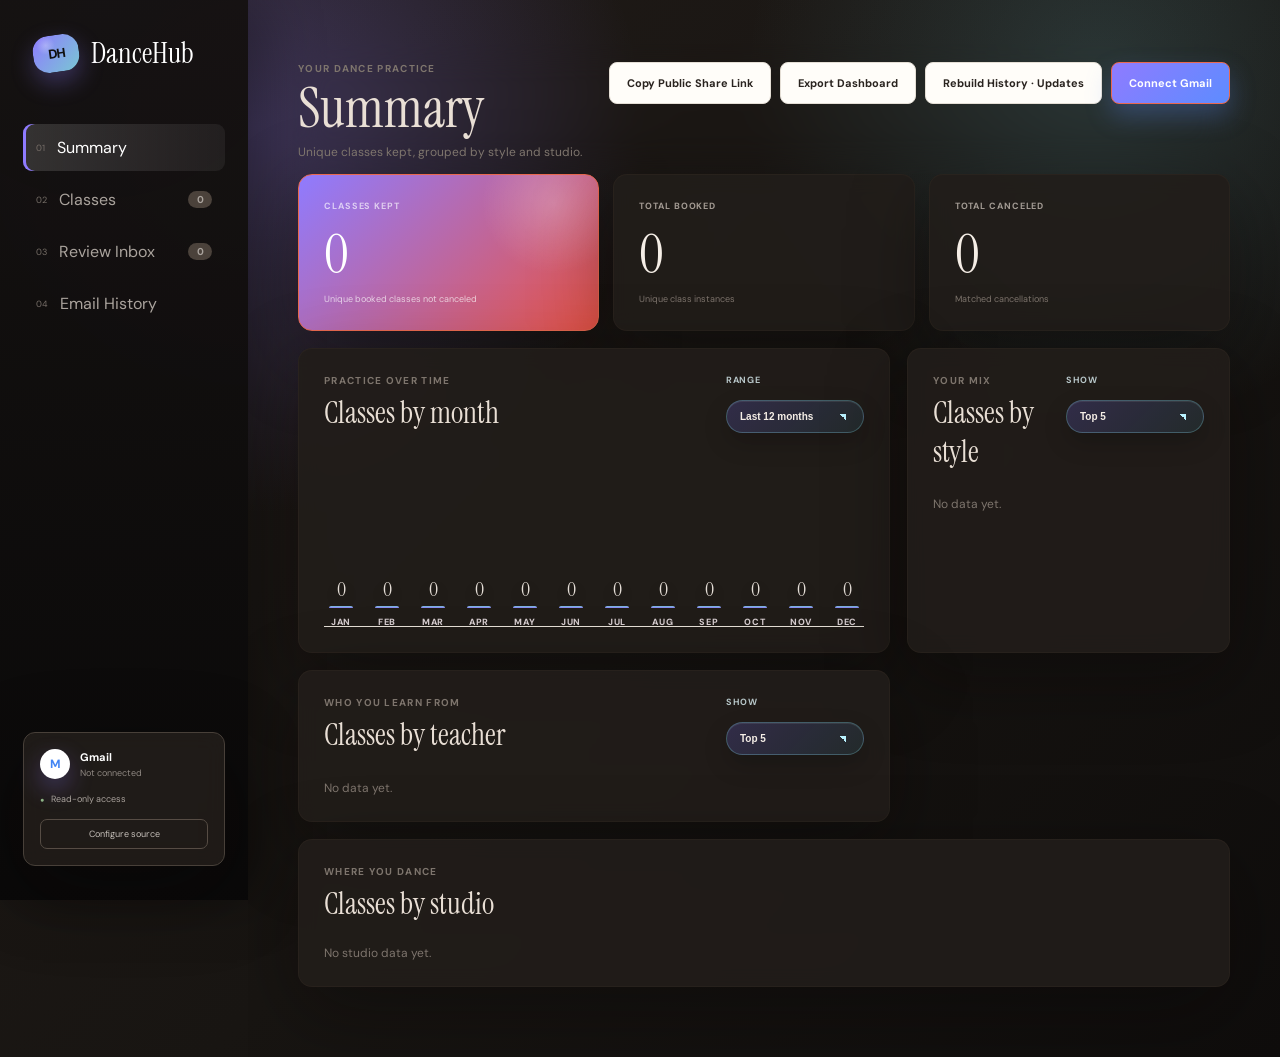
<file: index.html>
<!doctype html>
<html lang="en">
<head>
  <meta charset="utf-8">
  <meta name="viewport" content="width=device-width, initial-scale=1">
  <meta name="description" content="DanceHub read-only Gmail dance class tracker.">
  <title>DanceHub</title>
  <link rel="preconnect" href="https://fonts.googleapis.com">
  <link rel="preconnect" href="https://fonts.gstatic.com" crossorigin>
  <link href="https://fonts.googleapis.com/css2?family=DM+Sans:wght@400;500;600;700&family=Instrument+Serif:ital@0;1&display=swap" rel="stylesheet">
  <link rel="stylesheet" href="styles.css">
  <link rel="stylesheet" href="ux.css">
</head>
<body>
  <div class="shell">
    <aside>
      <div class="brand"><span>DH</span>DanceHub</div>
      <nav>
        <button class="nav active" data-view="analytics"><i>01</i> Summary</button>
        <button class="nav" data-view="classes"><i>02</i> Classes <b id="class-count">0</b></button>
        <button class="nav" data-view="review"><i>03</i> Review Inbox <b id="review-count">0</b></button>
        <button class="nav" data-view="history"><i>04</i> Email History</button>
      </nav>
      <div class="source">
        <div class="source-head"><span class="gmail-mark">M</span><div><strong>Gmail</strong><small id="source-state">Not connected</small></div></div>
        <div class="readonly"><span>●</span> Read-only access</div>
        <button id="settings-button">Configure source</button>
      </div>
    </aside>

    <main>
      <header>
        <div>
          <p class="eyebrow" id="eyebrow">Your dance practice</p>
          <h1 id="title">Summary</h1>
          <p class="subtitle" id="subtitle">Unique classes kept, grouped by style and studio.</p>
        </div>
        <div class="header-actions">
          <button class="button ghost" id="share-button">Copy Public Share Link</button>
          <button class="button ghost" id="export-button">Export Dashboard</button>
          <button class="button ghost" id="rebuild-button">Rebuild History</button>
          <button class="button primary" id="sync-button">Sync Now</button>
        </div>
      </header>

      <section class="view" id="review-view">
        <div class="sync-metrics">
          <div><small>Last sync</small><strong id="metric-last-sync">Never</strong></div>
          <div><small>Emails scanned</small><strong id="metric-scanned">0</strong></div>
          <div><small>Dance events found</small><strong id="metric-found">0</strong></div>
          <div><small>Needs review</small><strong id="metric-review">0</strong></div>
          <div><small>Duplicates merged</small><strong id="metric-duplicates">0</strong></div>
        </div>
        <pre id="sync-error" class="security" style="display:none"></pre>
        <div class="flow">
          <div><span>1</span><strong>Gmail events</strong><small>Immutable source records</small></div>
          <b>→</b>
          <div class="current"><span>2</span><strong>Human review</strong><small>Resolve uncertain details</small></div>
          <b>→</b>
          <div><span>3</span><strong>Classes</strong><small>Normalized attendance ledger</small></div>
          <b>→</b>
          <div><span>4</span><strong>Statistics</strong><small>Derived, never hand-edited</small></div>
        </div>

        <div class="review-toolbar">
          <div class="tabs">
            <button class="active" data-review-filter="all">All <span id="all-count">0</span></button>
            <button data-review-filter="needs_review">Needs review <span id="uncertain-count">0</span></button>
            <button data-review-filter="ready">Ready <span id="ready-count">0</span></button>
          </div>
          <button class="text-button" id="approve-ready">Approve all ready</button>
        </div>
        <div id="review-list" class="review-list"></div>
        <div id="review-empty" class="empty">
          <span>✓</span><h2>Inbox is clear</h2>
          <p>Search Gmail or load demo emails to review booking activity.</p>
        </div>
      </section>

      <section class="view" id="classes-view">
        <div class="section-intro">
          <div><p class="eyebrow">Normalized class ledger</p><h2>Accepted classes</h2></div>
          <div class="section-tools"><input id="class-search" placeholder="Search classes, e.g. Peridance, Beg House, Huu Rock, 2026-04-18"><button class="button primary" id="manual-class-button">Add class</button></div>
        </div>
        <div class="table-wrap">
          <table>
            <thead><tr><th>Date</th><th>Class</th><th>Studio</th><th>Teacher</th><th>Platform</th><th>Status</th></tr></thead>
            <tbody id="class-table"></tbody>
          </table>
          <div id="class-empty" class="empty compact"><p>No accepted classes yet.</p></div>
        </div>
      </section>

      <section class="view active" id="analytics-view">
        <div class="stats">
          <article class="stat coral"><small>Classes kept</small><strong id="net-stat">0</strong><p>Unique booked classes not canceled</p></article>
          <article class="stat"><small>Total booked</small><strong id="booked-stat">0</strong><p>Unique class instances</p></article>
          <article class="stat"><small>Total canceled</small><strong id="canceled-stat">0</strong><p>Matched cancellations</p></article>
        </div>
        <div class="analytics-grid">
          <article class="panel">
            <div class="panel-head">
              <div><p class="eyebrow">Practice over time</p><h2>Classes by month</h2></div>
              <label class="dashboard-control">Range
                <select id="month-range">
                  <option value="6">Last 6 months</option>
                  <option value="12" selected>Last 12 months</option>
                  <option value="24">Last 24 months</option>
                </select>
              </label>
            </div>
            <div id="month-chart" class="chart"></div>
          </article>
          <article class="panel">
            <div class="panel-head">
              <div><p class="eyebrow">Your mix</p><h2>Classes by style</h2></div>
              <label class="dashboard-control">Show
                <select id="style-limit">
                  <option value="3">Top 3</option>
                  <option value="5" selected>Top 5</option>
                  <option value="10">Top 10</option>
                </select>
              </label>
            </div>
            <div id="style-list" class="rank-list"></div>
          </article>
          <article class="panel">
            <div class="panel-head">
              <div><p class="eyebrow">Who you learn from</p><h2>Classes by teacher</h2></div>
              <label class="dashboard-control">Show
                <select id="teacher-limit">
                  <option value="3">Top 3</option>
                  <option value="5" selected>Top 5</option>
                  <option value="10">Top 10</option>
                </select>
              </label>
            </div>
            <div id="teacher-list" class="rank-list"></div>
          </article>
          <article class="panel wide"><p class="eyebrow">Where you dance</p><h2>Classes by studio</h2><div id="studio-list" class="studio-list"></div></article>
        </div>
      </section>

      <section class="view" id="history-view">
        <div class="section-intro">
          <div><p class="eyebrow">Gmail processing log</p><h2>Email History</h2></div>
          <div class="section-tools"><input id="history-search" placeholder="Search email history, including ignored messages"></div>
        </div>
        <div class="security">
          <strong>Gmail diagnostic</strong>
          <p>Use this to verify whether Gmail returns a specific email and how Tempo parses it.</p>
          <label>Query<input id="diagnostic-query" value='subject:jazz subject:funk newer_than:24m'></label>
          <button class="button ghost" id="diagnostic-button">Run diagnostic search</button>
          <pre id="diagnostic-output"></pre>
        </div>
        <div class="table-wrap">
          <table>
            <thead><tr><th>Received</th><th>Subject</th><th>Category</th><th>Platform</th><th>Effect</th><th>Disposition</th></tr></thead>
            <tbody id="history-table"></tbody>
          </table>
          <div id="history-empty" class="empty compact"><p>No processed email history yet.</p></div>
        </div>
      </section>
    </main>
  </div>

  <dialog id="settings-dialog">
    <form method="dialog">
      <div class="dialog-head"><div><p class="eyebrow">Read-only Gmail source</p><h2>Connect Gmail</h2></div><button value="cancel" class="close">×</button></div>
      <div class="security"><strong>One permission only</strong><code>https://www.googleapis.com/auth/gmail.readonly</code><p>Tempo can search and read matching messages. It cannot send, delete, label, archive, or change Gmail settings.</p></div>
      <div class="security"><strong>Browser requirement</strong><p>Google OAuth may not complete inside embedded browsers. Open Tempo in Chrome or Edge at <code>http://localhost:4173</code>, then connect Gmail there.</p></div>
      <label>OAuth client ID<input id="client-id" placeholder="1234-abc.apps.googleusercontent.com"></label>
      <div class="security"><strong>Dance email search</strong><p>Tempo automatically searches supported booking signals and platform senders. This search is maintained by the app so older browser settings cannot omit classes.</p></div>
      <div class="security"><strong>History policy</strong><p>Initial setup and Rebuild History scan the last 24 months. After that, Sync Now only reads new Gmail messages since the last successful sync. Existing history is kept cumulatively.</p></div>
      <div class="security style-vocab">
        <strong>Dance style vocabulary</strong>
        <p>Manage the full list of recognized dance styles, then refresh existing classes from that list.</p>
        <button class="button ghost" id="open-style-manager" value="default">Manage dance styles</button>
      </div>
      <div class="dialog-actions"><button class="button ghost" value="cancel">Cancel</button><button class="button primary" id="save-connect" value="default">Save and connect</button></div>
    </form>
  </dialog>
  <dialog id="style-manager-dialog" class="wide-dialog">
    <form method="dialog">
      <div class="dialog-head"><div><p class="eyebrow">Dance vocabulary</p><h2>Manage dance styles</h2></div><button value="cancel" class="close">×</button></div>
      <div class="security"><strong>How it works</strong><p>Add a style once. Tempo matches it case-insensitively in future emails. Click Refresh styles to update existing classes from the saved list.</p></div>
      <div class="style-manager-top">
        <label>New style<input id="style-vocab-name" placeholder="Reggaeton"></label>
        <button class="button primary" id="add-style-vocab" value="default">Add style</button>
        <button class="button ghost" id="refresh-style-vocab" value="default">Refresh class styles</button>
      </div>
      <p id="style-vocab-status" class="vocab-status"></p>
      <div id="style-vocab-list" class="vocab-list"></div>
      <div class="dialog-actions"><button class="button primary" value="default">Done</button></div>
    </form>
  </dialog>
  <dialog id="manual-class-dialog">
    <form method="dialog" id="manual-class-form">
      <div class="dialog-head"><div><p class="eyebrow" id="manual-dialog-eyebrow">Local entry</p><h2 id="manual-dialog-title">Add class manually</h2></div><button value="cancel" class="close">×</button></div>
      <div class="security"><strong>Local only</strong><p>Manual entries and edits are saved in Tempo's local data model. Gmail stays read-only and is not changed.</p></div>
      <div class="form-grid">
        <label>Date<input id="manual-date" type="date" required></label>
        <label>Time<input id="manual-time" type="time" required></label>
        <label>Studio<input id="manual-studio" required placeholder="PJM DANCE NYC"></label>
        <label>Teacher<input id="manual-teacher" placeholder="Peter Chow"></label>
        <label class="span-2">Class name<input id="manual-class-name" required placeholder="Beg Jazz Funk - Peter Chow"></label>
        <label>Dance style<input id="manual-style" required placeholder="Jazz Funk"></label>
        <label>Status<select id="manual-status"><option value="booked">Count as kept/booked</option><option value="canceled">Canceled / do not count</option></select></label>
      </div>
      <div class="dialog-actions"><button class="button ghost" value="cancel">Cancel</button><button class="button primary" id="save-manual-class" value="default">Add class</button></div>
    </form>
  </dialog>
  <div id="toast" class="toast" role="status"></div>
  <script src="https://accounts.google.com/gsi/client" async></script>
  <script src="app.js?v=20260619-14"></script>
</body>
</html>
</file>
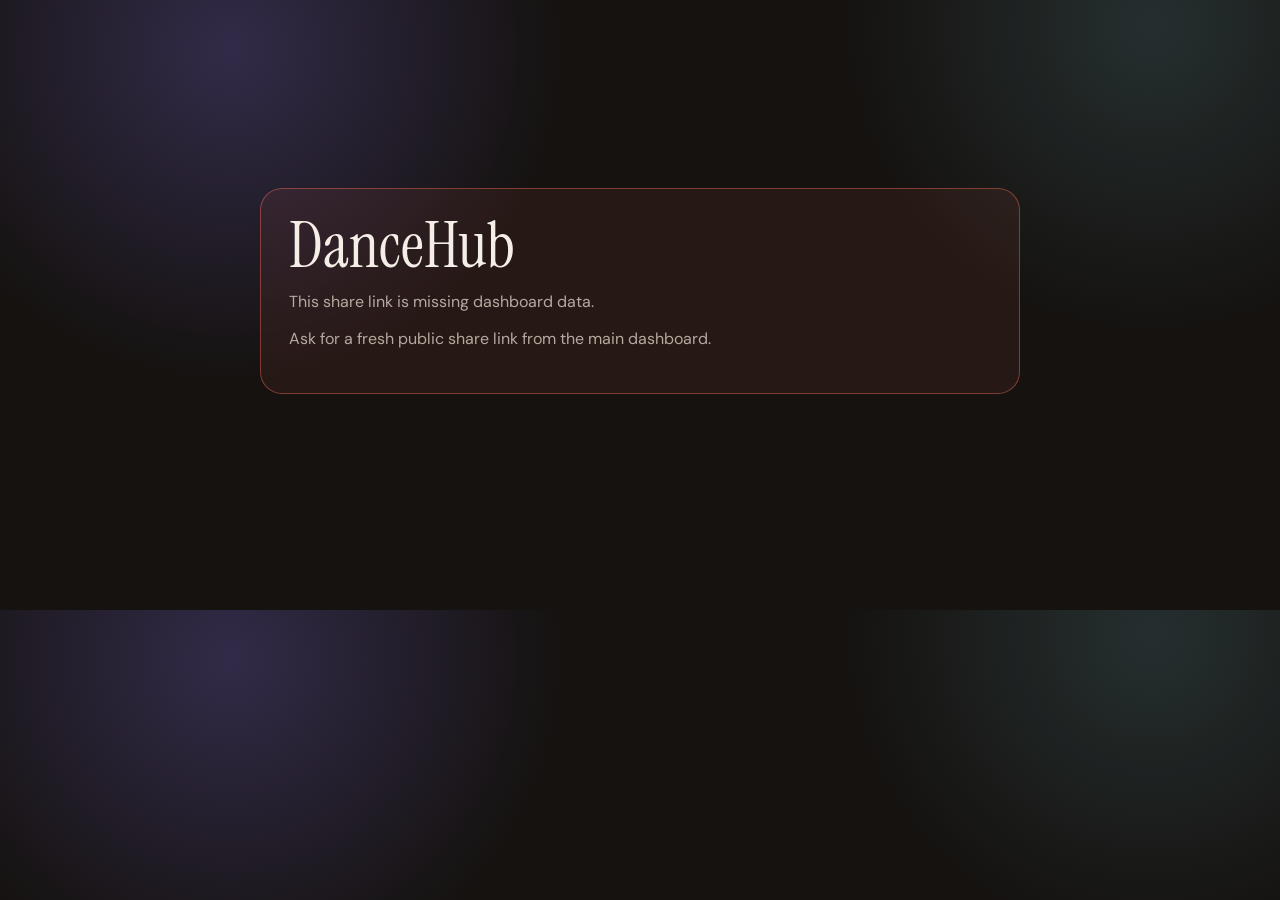
<file: share.html>
<!doctype html>
<html lang="en">
<head>
  <meta charset="utf-8">
  <meta name="viewport" content="width=device-width, initial-scale=1">
  <meta name="description" content="DanceHub read-only shared dashboard.">
  <title>DanceHub Shared Dashboard</title>
  <link rel="preconnect" href="https://fonts.googleapis.com">
  <link rel="preconnect" href="https://fonts.gstatic.com" crossorigin>
  <link href="https://fonts.googleapis.com/css2?family=DM+Sans:wght@400;500;600;700&family=Instrument+Serif:ital@0;1&display=swap" rel="stylesheet">
  <style>
    :root{--bg:#151210;--panel:#211c19;--panel-2:#29231f;--text:#f4eee7;--muted:#b5a9a0;--line:rgba(255,255,255,.1);--accent:#8f7bff;--blue:#79c7d3;--coral:#f06a55}
    *{box-sizing:border-box}body{margin:0;background:radial-gradient(circle at 18% 8%,rgba(143,123,255,.24),transparent 28%),radial-gradient(circle at 90% 4%,rgba(121,199,211,.16),transparent 24%),var(--bg);color:var(--text);font-family:"DM Sans",system-ui,sans-serif}
    main{max-width:1200px;margin:0 auto;padding:44px 22px 72px}header{display:flex;align-items:flex-end;justify-content:space-between;gap:20px;margin-bottom:28px}.brand{display:flex;align-items:center;gap:16px}.mark{display:grid;place-items:center;width:54px;height:54px;border-radius:18px;background:linear-gradient(135deg,var(--accent),var(--blue));color:#10100f;font-weight:900;box-shadow:0 18px 40px rgba(143,123,255,.32)}h1,h2{font-family:"Instrument Serif",Georgia,serif;font-weight:400;margin:0}h1{font-size:64px;line-height:.9}h2{font-size:34px}.eyebrow{margin:0 0 8px;color:var(--muted);font-size:12px;font-weight:800;letter-spacing:.18em;text-transform:uppercase}p,small{color:var(--muted)}.stats{display:grid;grid-template-columns:repeat(3,1fr);gap:16px}.stat,.card,.table-wrap{background:linear-gradient(180deg,rgba(41,35,31,.96),rgba(33,28,25,.94));border:1px solid var(--line);border-radius:22px;box-shadow:0 26px 90px rgba(0,0,0,.3)}.stat{padding:24px}.stat b{display:block;margin-top:12px;font-family:"Instrument Serif",Georgia,serif;font-size:58px;font-weight:400}.grid{display:grid;grid-template-columns:repeat(2,1fr);gap:16px;margin-top:16px}.card{padding:24px}.rank{display:grid;grid-template-columns:1fr auto;gap:16px;align-items:center;padding:11px 0;border-bottom:1px solid var(--line)}.bar{grid-column:1 / -1;height:6px;border-radius:999px;background:rgba(255,255,255,.12);overflow:hidden}.bar span{display:block;height:100%;border-radius:999px;background:linear-gradient(90deg,var(--accent),var(--blue))}.table-wrap{margin-top:16px;overflow:auto}table{width:100%;border-collapse:collapse}th,td{padding:15px 18px;border-bottom:1px solid var(--line);text-align:left;vertical-align:top}th{color:var(--muted);font-size:11px;letter-spacing:.14em;text-transform:uppercase}.class-name{font-weight:800}.style{display:block;margin-top:4px;color:var(--muted);font-size:12px}.empty{padding:38px;text-align:center}.error{max-width:760px;margin:16vh auto;padding:28px;border:1px solid rgba(240,106,85,.45);border-radius:22px;background:rgba(240,106,85,.08)}@media(max-width:800px){header,.stats,.grid{display:block}.stat,.card{margin-bottom:14px}h1{font-size:48px}}
  </style>
</head>
<body>
  <main id="app"></main>
  <script>
    const app = document.querySelector("#app");
    const escapeHtml = value => String(value ?? "").replace(/[&<>"']/g, char => ({ "&":"&amp;","<":"&lt;",">":"&gt;",'"':"&quot;","'":"&#039;" }[char]));
    const formatDate = value => value ? new Date(`${value}T00:00:00`).toLocaleDateString(undefined, { month:"short", day:"numeric", year:"numeric" }) : "Date unknown";
    const formatTime = value => {
      if (!value) return "";
      const [hour, minute] = value.split(":").map(Number);
      return new Date(2000, 0, 1, hour, minute).toLocaleTimeString([], { hour:"numeric", minute:"2-digit" });
    };
    function decodePayload() {
      const params = new URLSearchParams(location.hash.replace(/^#/, ""));
      const encoded = params.get("data");
      if (!encoded) throw new Error("This share link is missing dashboard data.");
      const padded = encoded.replace(/-/g, "+").replace(/_/g, "/") + "=".repeat((4 - encoded.length % 4) % 4);
      const binary = atob(padded);
      const bytes = Uint8Array.from(binary, char => char.charCodeAt(0));
      return JSON.parse(new TextDecoder().decode(bytes));
    }
    function rank(title, rows = []) {
      const max = Math.max(...rows.map(row => row[1]), 1);
      return `<section class="card"><p class="eyebrow">${escapeHtml(title)}</p><h2>${escapeHtml(title.replace("Classes by ", ""))}</h2>${rows.length ? rows.map(([name,count]) => `<div class="rank"><span>${escapeHtml(name)}</span><b>${count}</b><div class="bar"><span style="width:${Math.round(count / max * 100)}%"></span></div></div>`).join("") : "<p>No data</p>"}</section>`;
    }
    function render(data) {
      const stats = data.stats || {};
      const rows = [...(data.classes || [])].sort((a,b) => Date.parse(`${b.date || "0000-01-01"}T${b.time || "00:00"}:00`) - Date.parse(`${a.date || "0000-01-01"}T${a.time || "00:00"}:00`));
      app.innerHTML = `
        <header>
          <div class="brand"><div class="mark">DH</div><div><p class="eyebrow">Shared read-only dashboard</p><h1>DanceHub</h1><p>No Gmail access, no editing, just the snapshot your friend shared.</p></div></div>
          <small>Generated ${escapeHtml(data.generatedAt ? new Date(data.generatedAt).toLocaleString() : "unknown")}</small>
        </header>
        <section class="stats">
          <div class="stat"><small>Classes kept</small><b>${stats.net || 0}</b></div>
          <div class="stat"><small>Total booked</small><b>${stats.booked || 0}</b></div>
          <div class="stat"><small>Total canceled</small><b>${stats.canceled || 0}</b></div>
        </section>
        <section class="grid">${rank("Classes by style", stats.byStyle)}${rank("Classes by studio", stats.byStudio)}${rank("Classes by teacher", stats.byTeacher)}${rank("Classes by month", stats.byMonth)}</section>
        <section class="table-wrap"><table><thead><tr><th>Date</th><th>Class</th><th>Studio</th><th>Teacher</th><th>Platform</th></tr></thead><tbody>
          ${rows.length ? rows.map(record => `<tr><td>${formatDate(record.date)}<span class="style">${formatTime(record.time)}</span></td><td><span class="class-name">${escapeHtml(record.className)}</span><span class="style">${escapeHtml(record.danceStyle)}</span></td><td>${escapeHtml(record.studio)}</td><td>${escapeHtml(record.teacher || "—")}</td><td>${escapeHtml(record.platform || "—")}</td></tr>`).join("") : `<tr><td class="empty" colspan="5">No classes in this shared snapshot.</td></tr>`}
        </tbody></table></section>`;
    }
    try { render(decodePayload()); }
    catch (error) { app.innerHTML = `<section class="error"><h1>DanceHub</h1><p>${escapeHtml(error.message)}</p><p>Ask for a fresh public share link from the main dashboard.</p></section>`; }
  </script>
</body>
</html>
</file>
<file: styles.css>
:root{--ink:#29231f;--muted:#7e756d;--paper:#f5f2ec;--white:#fffdf9;--line:#e4ded5;--coral:#e96950;--sage:#94a88c;--gold:#d5ab62;--blue:#809eac;--shadow:0 20px 60px rgba(50,38,30,.09)}
.sync-metrics{display:grid;grid-template-columns:1.4fr repeat(4,1fr);gap:10px;margin-bottom:18px}.sync-metrics>div{padding:13px 15px;border:1px solid var(--line);border-radius:10px;background:var(--white)}.sync-metrics small,.sync-metrics strong{display:block}.sync-metrics small{margin-bottom:5px;color:var(--muted);font-size:8px;text-transform:uppercase}.sync-metrics strong{overflow:hidden;font-size:11px;text-overflow:ellipsis;white-space:nowrap}
*{box-sizing:border-box}body{margin:0;min-width:1000px;background:var(--paper);color:var(--ink);font-family:"DM Sans",sans-serif;-webkit-font-smoothing:antialiased}button,input,textarea{font:inherit}button{cursor:pointer}.shell{display:grid;grid-template-columns:248px 1fr;min-height:100vh}aside{position:sticky;top:0;display:flex;flex-direction:column;height:100vh;padding:34px 23px;background:var(--ink);color:white}.brand{display:flex;align-items:center;gap:12px;margin:0 10px 52px;font-family:"Instrument Serif",serif;font-size:29px}.brand span{display:grid;place-items:center;width:37px;height:37px;border-radius:50%;background:var(--coral);font:700 16px "DM Sans";transform:rotate(-8deg)}nav{display:grid;gap:5px}.nav{display:flex;align-items:center;gap:12px;padding:13px;border:0;border-radius:9px;background:transparent;color:#aaa39d;text-align:left}.nav:hover,.nav.active{background:#3a332e;color:#fff}.nav i{font-size:9px;font-style:normal;color:#766e68}.nav b{margin-left:auto;min-width:24px;padding:2px 7px;border-radius:20px;background:#4b423b;font-size:10px;text-align:center}.nav.active b{background:var(--coral)}.source{margin-top:auto;padding:16px;border:1px solid #484039;border-radius:12px}.source-head{display:flex;align-items:center;gap:10px}.source-head strong,.source-head small{display:block}.source-head strong{font-size:11px}.source-head small{margin-top:3px;color:#8f8882;font-size:9px}.gmail-mark{display:grid;place-items:center;width:30px;height:30px;border-radius:50%;background:white;color:#4285f4;font-size:12px;font-weight:700}.readonly{margin:14px 0;color:#aaa39d;font-size:9px}.readonly span{margin-right:5px;color:#8eb486;font-size:7px}.source button{width:100%;padding:8px;border:1px solid #564c44;border-radius:7px;background:transparent;color:#c6c0ba;font-size:9px}main{padding:44px 50px 70px;overflow:hidden}header{display:flex;justify-content:space-between;align-items:flex-start;margin-bottom:35px}.eyebrow{margin:0 0 6px;color:var(--muted);font-size:10px;font-weight:700;letter-spacing:.13em;text-transform:uppercase}h1,h2,p{margin-top:0}h1{margin-bottom:8px;font:400 55px/1 "Instrument Serif",serif}.subtitle{margin:0;color:var(--muted);font-size:12px}.header-actions{display:flex;gap:9px}.button{min-height:42px;padding:0 17px;border:1px solid var(--line);border-radius:8px;font-size:11px;font-weight:700}.button.primary{border-color:var(--coral);background:var(--coral);color:#fff}.button.primary:hover{background:#cf513b}.button.ghost{background:var(--white);color:var(--ink)}.view{display:none}.view.active{display:block;animation:appear .2s ease}@keyframes appear{from{opacity:0;transform:translateY(4px)}}.flow{display:grid;grid-template-columns:1fr auto 1fr auto 1fr auto 1fr;align-items:center;gap:12px;margin-bottom:27px;padding:16px 20px;border:1px solid var(--line);border-radius:13px;background:var(--white)}.flow>div{display:grid;grid-template-columns:30px 1fr;column-gap:9px;align-items:center}.flow span{grid-row:1/3;display:grid;place-items:center;width:29px;height:29px;border-radius:50%;background:#eeeae4;color:var(--muted);font-size:10px;font-weight:700}.flow strong{font-size:10px}.flow small{color:var(--muted);font-size:8px}.flow b{color:#b9b1aa;font-weight:400}.flow .current span{background:#f5ddd7;color:var(--coral)}.review-toolbar{display:flex;align-items:center;justify-content:space-between;margin-bottom:14px}.tabs{display:flex;gap:5px}.tabs button{padding:8px 12px;border:0;border-radius:7px;background:transparent;color:var(--muted);font-size:10px;font-weight:700}.tabs button.active{background:var(--ink);color:#fff}.tabs span{margin-left:5px;opacity:.65}.text-button{border:0;background:transparent;color:var(--coral);font-size:10px;font-weight:700}.review-list{display:grid;gap:12px}.event-card{display:grid;grid-template-columns:47px 1fr auto;gap:17px;padding:20px;border:1px solid var(--line);border-radius:13px;background:var(--white)}.event-icon{display:grid;place-items:center;width:45px;height:45px;border-radius:50%;font:400 24px "Instrument Serif",serif}.event-icon.booked{background:#e3ebdf;color:#607b58}.event-icon.canceled{background:#f6dfdb;color:#b85344}.event-icon.waitlisted{background:#f4e9d2;color:#987131}.event-icon.changed{background:#e0e9ed;color:#587687}.event-icon.unknown{background:#ebe7e2;color:#766e68}.event-title{display:flex;align-items:center;gap:7px;margin-bottom:10px}.event-title h3{margin:0;font-size:13px}.pill{display:inline-block;padding:4px 7px;border-radius:15px;background:#eeeae4;color:var(--muted);font-size:8px;font-weight:700;text-transform:capitalize}.pill.ready{background:#e3ebdf;color:#607b58}.pill.warning{background:#f4e9d2;color:#8c672e}.event-data{display:flex;flex-wrap:wrap;gap:6px 20px;color:var(--muted);font-size:9px}.event-data strong{color:var(--ink);font-weight:600}.event-note{margin:11px 0 0;padding:8px 10px;border-radius:7px;background:#faf0dd;color:#8c672e;font-size:9px;line-height:1.4}.event-actions{display:flex;align-items:center;gap:7px}.small{padding:8px 10px;border:1px solid var(--line);border-radius:7px;background:white;font-size:9px;font-weight:700}.small.approve{border-color:var(--ink);background:var(--ink);color:white}.empty{display:grid;place-items:center;padding:78px 20px;text-align:center}.empty>span{display:grid;place-items:center;width:50px;height:50px;border-radius:50%;background:#f1ddd8;color:var(--coral);font-size:20px}.empty h2{margin:14px 0 7px;font:400 26px "Instrument Serif",serif}.empty p{margin:0;color:var(--muted);font-size:11px}.section-intro{display:flex;align-items:flex-end;justify-content:space-between;margin-bottom:22px}.section-intro h2,.panel h2{margin:0;font:400 30px "Instrument Serif",serif}.section-intro>p{max-width:460px;margin:0;color:var(--muted);font-size:11px;line-height:1.5}.table-wrap{overflow:hidden;border:1px solid var(--line);border-radius:14px;background:var(--white)}table{width:100%;border-collapse:collapse}th{padding:13px 17px;background:#ede9e3;color:var(--muted);font-size:8px;letter-spacing:.1em;text-align:left;text-transform:uppercase}td{padding:16px 17px;border-top:1px solid var(--line);font-size:10px}.class-name{display:block;margin-bottom:3px;font-weight:700}.class-style{color:var(--muted);font-size:8px}.status{padding:4px 7px;border-radius:15px;font-size:8px;font-weight:700;text-transform:capitalize}.status.active{background:#e3ebdf;color:#607b58}.status.canceled{background:#f6dfdb;color:#b85344}.status.waitlisted{background:#f4e9d2;color:#987131}.compact{padding:40px}.stats{display:grid;grid-template-columns:repeat(3,1fr);gap:14px;margin-bottom:17px}.stat{padding:25px;border:1px solid var(--line);border-radius:14px;background:var(--white)}.stat.coral{background:var(--coral);color:white;border-color:var(--coral)}.stat small{display:block;font-size:9px;font-weight:700;letter-spacing:.1em;text-transform:uppercase;opacity:.65}.stat strong{display:block;margin:8px 0 3px;font:400 54px "Instrument Serif",serif}.stat p{margin:0;color:var(--muted);font-size:9px}.stat.coral p{color:rgba(255,255,255,.7)}.analytics-grid{display:grid;grid-template-columns:1.5fr 1fr;gap:17px}.panel{padding:25px;border:1px solid var(--line);border-radius:14px;background:var(--white)}.panel.wide{grid-column:1/-1}.chart{display:flex;align-items:flex-end;gap:12px;height:170px;margin-top:24px;border-bottom:1px solid var(--line)}.bar-col{display:flex;flex:1;flex-direction:column;align-items:center;justify-content:flex-end;height:100%}.bar-col i{width:min(32px,70%);min-height:2px;border-radius:5px 5px 0 0;background:var(--coral)}.bar-col span{margin:8px 0 -18px;color:var(--muted);font-size:8px;text-transform:uppercase}.rank-list{display:grid;gap:15px;margin-top:25px}.rank{display:grid;grid-template-columns:1fr auto;gap:7px;font-size:10px;font-weight:700}.rank b{font:400 18px "Instrument Serif",serif}.track{grid-column:1/-1;height:4px;border-radius:4px;background:#eeeae4;overflow:hidden}.track i{display:block;height:100%;background:var(--coral)}.studio-list{display:grid;grid-template-columns:repeat(4,1fr);gap:10px;margin-top:22px}.studio{padding:14px;border:1px solid var(--line);border-radius:9px}.studio strong,.studio small{display:block}.studio strong{overflow:hidden;margin-bottom:4px;font-size:10px;text-overflow:ellipsis;white-space:nowrap}.studio small{color:var(--muted);font-size:8px}dialog{width:min(570px,90vw);padding:0;border:0;border-radius:16px;box-shadow:0 30px 100px rgba(20,15,12,.3)}dialog::backdrop{background:rgba(30,25,21,.55);backdrop-filter:blur(3px)}dialog form{padding:27px}.dialog-head{display:flex;justify-content:space-between}.dialog-head h2{font:400 32px "Instrument Serif",serif}.close{width:32px;height:32px;border:0;border-radius:50%;background:#eeeae4;color:var(--muted);font-size:20px}.security{margin:15px 0 20px;padding:14px;border-radius:9px;background:#e8efe5;color:#4e6748;font-size:10px}.security strong,.security code{display:block}.security code{overflow-wrap:anywhere;margin:7px 0;padding:7px;background:rgba(255,255,255,.5);font-size:9px}.security p{margin:0;line-height:1.5}label{display:grid;gap:7px;margin-bottom:14px;font-size:10px;font-weight:700}input,textarea{width:100%;padding:10px 11px;border:1px solid var(--line);border-radius:7px;outline:0;font-size:10px;resize:vertical}input:focus,textarea:focus{border-color:var(--coral);box-shadow:0 0 0 3px rgba(233,105,80,.1)}.dialog-actions{display:flex;justify-content:flex-end;gap:8px;margin-top:20px}.toast{position:fixed;right:25px;bottom:25px;padding:12px 16px;border-radius:8px;background:var(--ink);color:white;font-size:10px;opacity:0;transform:translateY(8px);transition:.2s;pointer-events:none}.toast.show{opacity:1;transform:none}@media(max-width:1150px){main{padding-inline:32px}.flow small{display:none}.studio-list{grid-template-columns:repeat(2,1fr)}}.style-review{display:flex;align-items:center;flex-wrap:wrap;gap:7px;margin-top:11px;padding:10px;border:1px solid #ead8b8;border-radius:8px;background:#fff8e9;font-size:9px}.style-review strong{width:100%;color:#845f27}.style-review input,.style-review select{width:auto;min-width:145px;padding:7px;border:1px solid var(--line);border-radius:6px;background:#fff;font-size:9px}.style-override{display:flex;align-items:flex-end;gap:7px;margin-top:10px}.style-override label{display:grid;gap:4px;margin:0;color:var(--muted);font-size:8px}.style-override input{width:180px;padding:7px;font-size:9px}
</file>
<file: ux.css>
:root{
  --tempo-bg:#181512;
  --tempo-card:rgba(34,29,26,.90);
  --tempo-ink:#f5eee6;
  --tempo-coral:#8f7bff;
  --tempo-gold:#79c7d3;
  --tempo-shadow:0 24px 80px rgba(7,5,4,.38);
}
body{
  background:
    radial-gradient(circle at 20% 12%, rgba(143,123,255,.28), transparent 28%),
    radial-gradient(circle at 86% 7%, rgba(121,199,211,.18), transparent 24%),
    linear-gradient(135deg,#211b18 0%,var(--tempo-bg) 54%,#0f0d0c 100%);
  color:#e9dfd5;
}
aside{
  background:
    linear-gradient(180deg,rgba(21,18,17,.98),rgba(10,9,9,.98)),
    radial-gradient(circle at 40% 0%,rgba(143,123,255,.28),transparent 34%);
  box-shadow:16px 0 55px rgba(0,0,0,.30);
}
.brand span,.gmail-mark{
  box-shadow:0 10px 24px rgba(143,123,255,.32);
}
.brand span{
  width:46px;
  border-radius:16px;
  background:
    radial-gradient(circle at 30% 25%,rgba(255,255,255,.28),transparent 22%),
    linear-gradient(135deg,#8f7bff,#79c7d3);
  color:#10100f;
  font-size:13px;
  font-weight:800;
  letter-spacing:-.08em;
}
.nav{
  transition:transform .18s ease,background .18s ease,color .18s ease;
}
.nav:hover{
  transform:translateX(3px);
  background:rgba(255,255,255,.08);
}
.nav.active{
  background:linear-gradient(90deg,rgba(255,255,255,.14),rgba(255,255,255,.06));
  box-shadow:inset 3px 0 0 var(--tempo-coral);
}
header{
  position:sticky;
  top:0;
  z-index:5;
  margin:-18px -6px 18px;
  padding:18px 6px 14px;
  backdrop-filter:blur(18px);
}
.button{
  transition:transform .16s ease,box-shadow .16s ease,border-color .16s ease;
}
.button:hover,.small:hover,.text-button:hover{
  transform:translateY(-1px);
}
.button.primary,.small.approve{
  background:linear-gradient(135deg,var(--tempo-coral),#5d8cff);
  box-shadow:0 12px 26px rgba(93,140,255,.28);
}
.readonly-mode #share-button,
.readonly-mode #rebuild-button,
.readonly-mode #sync-button,
.readonly-mode #settings-button,
.readonly-mode #manual-class-button,
.readonly-mode #approve-ready,
.readonly-mode .review-toolbar,
.readonly-mode .source,
.readonly-mode .table-action,
.readonly-mode .style-override,
.readonly-mode .style-review,
.readonly-mode #diagnostic-button{
  display:none!important;
}
.readonly-mode .header-actions{
  display:none;
}
.stat,.panel,.event-card,.table-wrap,.studio,.sync-metrics>div,.source,dialog{
  background:var(--tempo-card);
  box-shadow:var(--tempo-shadow);
  backdrop-filter:blur(10px);
}
.stat.coral{
  background:
    radial-gradient(circle at 85% 18%,rgba(255,255,255,.22),transparent 25%),
    linear-gradient(135deg,var(--tempo-coral),#e95445);
}
.panel,.stat,.event-card,.table-wrap{
  border-color:rgba(95,72,56,.13);
}
tbody tr{
  transition:background .14s ease,transform .14s ease;
}
tbody tr:hover{
  background:rgba(143,123,255,.10);
}
.class-name{
  letter-spacing:.01em;
}
.class-style{
  margin-top:4px;
}
.rank b,.stat strong{
  color:var(--tempo-ink);
}
.rank{
  border:0;
  background:transparent;
  color:inherit;
  text-align:left;
}
.rank-clickable{
  cursor:pointer;
  padding:7px;
  margin:-7px;
  border-radius:10px;
  transition:background .16s ease,transform .16s ease;
}
.rank-clickable:hover{
  background:rgba(143,123,255,.12);
  transform:translateX(2px);
}
.stat.coral strong{
  color:white;
}
.track{
  height:5px;
}
.track i,.bar-col i{
  background:linear-gradient(180deg,#79c7d3,var(--tempo-coral));
}
.panel-head{
  display:flex;
  align-items:flex-start;
  justify-content:space-between;
  gap:18px;
}
.dashboard-control{
  width:auto;
  min-width:138px;
  margin:0;
  color:#b8c7c9;
  font-size:9px;
  letter-spacing:.08em;
  text-transform:uppercase;
}
.dashboard-control select{
  appearance:none;
  -webkit-appearance:none;
  margin-top:7px;
  padding:10px 34px 10px 13px;
  border:1px solid rgba(121,199,211,.32);
  border-radius:999px;
  background:
    linear-gradient(45deg,transparent 50%,#b9f2ff 50%) calc(100% - 17px) 50%/6px 6px no-repeat,
    linear-gradient(135deg,rgba(143,123,255,.22),rgba(121,199,211,.12)),
    #171514;
  color:#f5eee6;
  font-size:10px;
  font-weight:700;
  letter-spacing:0;
  text-transform:none;
  box-shadow:inset 0 1px 0 rgba(255,255,255,.08),0 10px 24px rgba(0,0,0,.18);
}
.dashboard-control select:hover{
  border-color:rgba(121,199,211,.55);
  box-shadow:inset 0 1px 0 rgba(255,255,255,.1),0 12px 28px rgba(121,199,211,.13);
}
.dashboard-control select:focus{
  border-color:#79c7d3;
  box-shadow:0 0 0 3px rgba(121,199,211,.16),0 12px 28px rgba(121,199,211,.13);
}
.dashboard-control option{
  background:#171514;
  color:#f5eee6;
}
.chart{
  overflow-x:auto;
  padding-bottom:4px;
}
.bar-col{
  position:relative;
  min-width:34px;
}
.bar-col>span{
  display:grid;
  gap:2px;
  text-align:center;
  white-space:nowrap;
  color:#d7ced0;
  font-size:9px;
  font-weight:800;
  letter-spacing:.08em;
}
.bar-col>span small{
  color:#9da9b6;
  font-size:8px;
  letter-spacing:.08em;
}
.bar-col i{
  cursor:crosshair;
  transition:filter .16s ease,transform .16s ease,box-shadow .16s ease;
}
.bar-value{
  display:block;
  margin-bottom:7px;
  color:#f5eee6;
  font-family:"Instrument Serif",serif;
  font-size:20px;
  font-weight:400;
  line-height:1;
  opacity:.92;
  text-shadow:0 6px 18px rgba(0,0,0,.34);
  transition:color .16s ease,opacity .16s ease,transform .16s ease;
}
.bar-col:hover i{
  filter:saturate(1.18) brightness(1.08);
  transform:translateY(-2px);
  box-shadow:0 0 0 1px rgba(255,255,255,.14),0 12px 28px rgba(121,199,211,.24);
}
.bar-col:hover .bar-value{
  color:#79c7d3;
  opacity:1;
  transform:translateY(-2px);
}
.bar-tooltip{
  position:absolute;
  left:50%;
  bottom:calc(100% + 14px);
  z-index:5;
  min-width:116px;
  padding:11px 12px;
  border:1px solid rgba(121,199,211,.32);
  border-radius:12px;
  background:linear-gradient(180deg,rgba(29,27,31,.98),rgba(17,15,18,.98));
  color:#f5eee6;
  text-align:left;
  box-shadow:0 18px 46px rgba(0,0,0,.36),0 0 0 1px rgba(143,123,255,.12);
  opacity:0;
  pointer-events:none;
  transform:translate(-50%,8px);
  transition:opacity .14s ease,transform .14s ease;
}
.bar-tooltip::after{
  content:"";
  position:absolute;
  left:50%;
  bottom:-6px;
  width:10px;
  height:10px;
  border-right:1px solid rgba(121,199,211,.32);
  border-bottom:1px solid rgba(121,199,211,.32);
  background:#111014;
  transform:translateX(-50%) rotate(45deg);
}
.bar-tooltip strong{
  display:block;
  color:#79c7d3;
  font-family:"Instrument Serif",serif;
  font-size:30px;
  font-weight:400;
  line-height:.9;
}
.bar-tooltip span{
  display:block;
  margin-top:7px;
  color:#f5eee6;
  font-size:10px;
  font-weight:800;
  letter-spacing:.04em;
  text-align:left;
  text-transform:uppercase;
}
.bar-tooltip small{
  display:block;
  margin-top:3px;
  color:#b8c7c9;
  font-size:9px;
}
.bar-col:hover .bar-tooltip{
  opacity:1;
  transform:translate(-50%,0);
}
.studio{
  transition:transform .16s ease,border-color .16s ease;
}
.studio:hover{
  transform:translateY(-2px);
  border-color:rgba(239,100,79,.35);
}
.table-action{
  display:block;
  margin-top:8px;
  padding:5px 9px;
  border:1px solid rgba(143,123,255,.34);
  border-radius:999px;
  background:rgba(143,123,255,.10);
  color:var(--tempo-ink);
  font-size:9px;
  cursor:pointer;
}
.table-action:hover{
  background:rgba(143,123,255,.20);
}
.vocab-actions{
  display:flex;
  gap:8px;
  margin:4px 0 10px;
}
.vocab-list{
  display:grid;
  gap:12px;
  max-height:48vh;
  overflow:auto;
  padding-right:4px;
}
.vocab-status{
  min-height:14px;
  margin:6px 0 10px;
  color:#4e6748;
  font-size:10px;
  font-weight:700;
}
.vocab-section{
  display:grid;
  gap:7px;
}
.style-manager-top{
  display:grid;
  grid-template-columns:1fr auto auto;
  align-items:end;
  gap:10px;
  margin:16px 0 8px;
}
.vocab-row{
  display:flex;
  align-items:center;
  justify-content:space-between;
  gap:10px;
  padding:8px 10px;
  border:1px solid rgba(143,123,255,.18);
  border-radius:9px;
  background:rgba(143,123,255,.08);
}
.vocab-row input{
  min-width:220px;
  margin:0;
}
.vocab-row.builtin{
  background:rgba(255,255,255,.04);
}
.vocab-kind{
  margin-left:auto;
  color:var(--muted);
  font-size:8px;
  font-weight:700;
  text-transform:uppercase;
  letter-spacing:.08em;
}
.vocab-grid{
  display:grid;
  grid-template-columns:repeat(2,minmax(0,1fr));
  gap:7px;
}
.vocab-row span,.vocab-row small{
  display:block;
}
.vocab-row small{
  color:var(--muted);
  font-size:8px;
}
.vocab-chips{
  display:flex;
  flex-wrap:wrap;
  gap:6px;
}
.vocab-chips span{
  padding:5px 8px;
  border:1px solid rgba(143,123,255,.18);
  border-radius:999px;
  background:rgba(143,123,255,.08);
  font-size:9px;
}
.section-tools{
  display:flex;
  align-items:center;
  gap:10px;
}
.section-tools input{
  min-width:min(420px,44vw);
}
.security{
  border:1px solid rgba(78,103,72,.16);
}
.form-grid{
  display:grid;
  grid-template-columns:1fr 1fr;
  gap:0 12px;
}
.form-grid .span-2{
  grid-column:1/-1;
}
select{
  width:100%;
  padding:10px 11px;
  border:1px solid var(--line);
  border-radius:7px;
  outline:0;
  background:white;
  font-size:10px;
}
select:focus{
  border-color:var(--coral);
  box-shadow:0 0 0 3px rgba(233,105,80,.1);
}
dialog{
  overflow:hidden;
}
.wide-dialog{
  width:min(880px,92vw);
}
dialog form{
  background:
    radial-gradient(circle at 100% 0%,rgba(239,100,79,.12),transparent 26%),
    var(--tempo-card);
}
@media(max-width:850px){
  .form-grid{grid-template-columns:1fr}
  .form-grid .span-2{grid-column:auto}
  .style-manager-top{grid-template-columns:1fr}
  .vocab-grid{grid-template-columns:1fr}
  .section-tools{align-items:stretch;flex-direction:column}
  .section-tools input{min-width:0}
}
</file>
